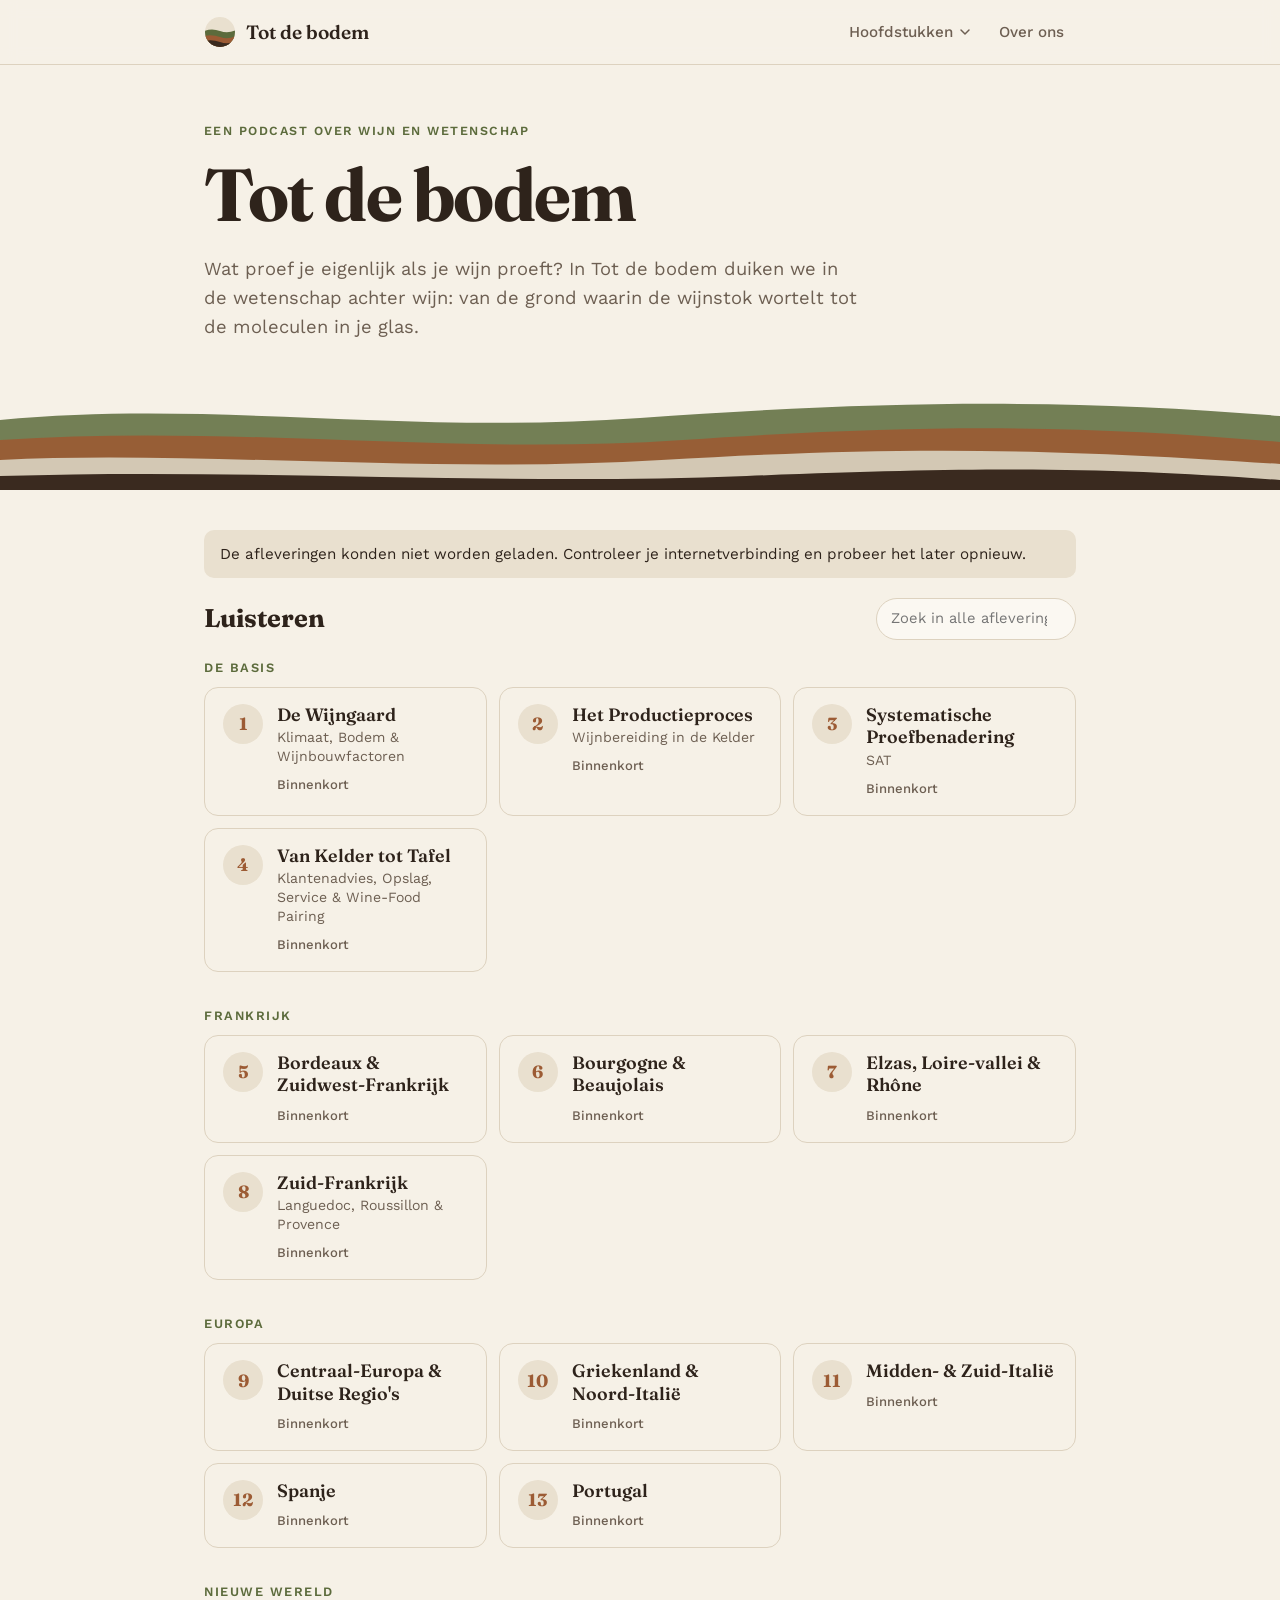
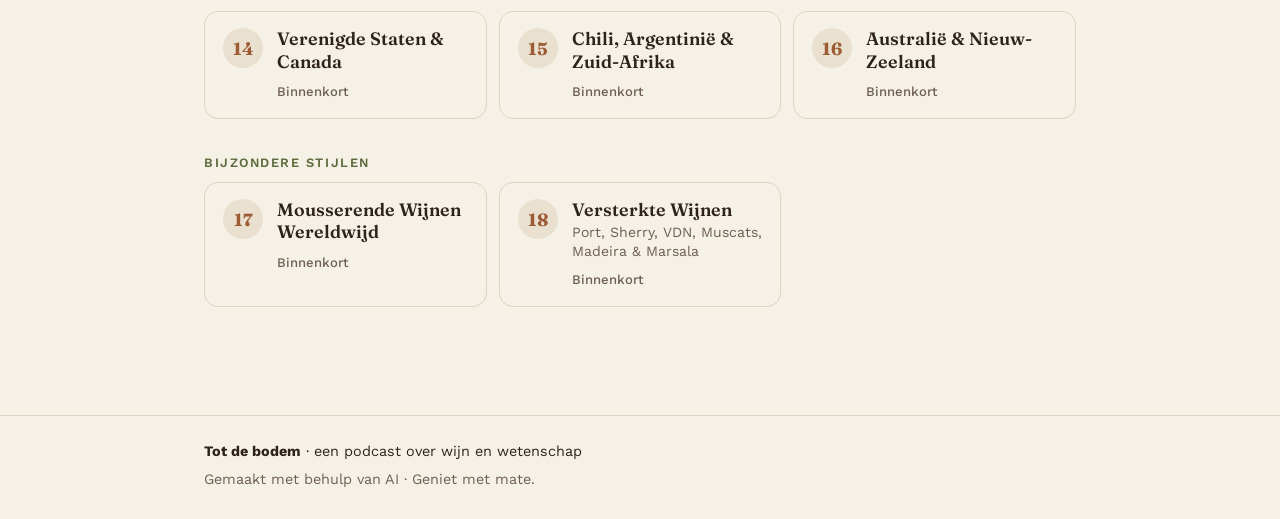
<file: index.html>
<!doctype html>
<html lang="nl">
<head>
  <meta charset="utf-8">
  <meta name="viewport" content="width=device-width, initial-scale=1">
  <title>Tot de bodem · podcast over wijn en wetenschap</title>
  <meta name="description" content="Tot de bodem: een podcast over wijn en wetenschap. Luister alle afleveringen, met shownotes en bronnen.">
  <meta property="og:title" content="Tot de bodem">
  <meta property="og:description" content="Een podcast over wijn en wetenschap.">
  <link rel="icon" href="favicon.svg" type="image/svg+xml">
  <link rel="preconnect" href="https://fonts.googleapis.com">
  <link rel="preconnect" href="https://fonts.gstatic.com" crossorigin>
  <link href="https://fonts.googleapis.com/css2?family=Fraunces:opsz,wght@9..144,400;9..144,600;9..144,700&family=Work+Sans:wght@400;500;600&display=swap" rel="stylesheet">
  <link rel="stylesheet" href="style.css">
</head>
<body>
  <a class="skip" id="skip" href="#main">Naar de inhoud</a>

  <header class="site-header">
    <div class="wrap header-inner">
      <a class="logo" href="#/" aria-label="Tot de bodem, home">
        <svg class="logo-mark" viewBox="0 0 32 32" aria-hidden="true">
          <circle cx="16" cy="16" r="15" fill="var(--zand)"/>
          <clipPath id="lc"><circle cx="16" cy="16" r="15"/></clipPath>
          <g clip-path="url(#lc)">
            <path d="M0 15 Q8 12 16 15 T32 14 V32 H0Z" fill="var(--mos)"/>
            <path d="M0 20 Q8 18 16 21 T32 20 V32 H0Z" fill="var(--klei)"/>
            <path d="M0 25 Q8 23 16 26 T32 25 V32 H0Z" fill="var(--aarde)"/>
          </g>
        </svg>
        <span>Tot de bodem</span>
      </a>
      <nav class="nav" aria-label="Hoofdmenu">
        <div class="menu" id="menu">
          <button type="button" class="menu-knop" id="menuKnop" aria-expanded="false" aria-controls="menuPaneel" data-nav="hoofdstuk">
            Hoofdstukken
            <svg viewBox="0 0 24 24" aria-hidden="true"><path d="M6 9l6 6 6-6" fill="none" stroke="currentColor" stroke-width="2.2" stroke-linecap="round" stroke-linejoin="round"/></svg>
          </button>
          <div class="menu-paneel" id="menuPaneel"></div>
        </div>
        <a href="#/over" data-nav="over">Over ons</a>
      </nav>
    </div>
  </header>

  <main id="main" tabindex="-1"></main>

  <footer class="site-footer">
    <div class="wrap">
      <p><strong>Tot de bodem</strong> · een podcast over wijn en wetenschap</p>
      <p class="muted" id="voettekst">Gemaakt met behulp van AI · Geniet met mate.</p>
    </div>
  </footer>

  <div class="player" id="player" role="region" aria-label="Audiospeler" hidden>
    <div class="wrap player-inner">
      <button class="p-toggle" id="pToggle" type="button" aria-label="Afspelen"></button>
      <div class="p-info">
        <div class="p-head">
          <a class="p-title" id="pTitle" href="#/"></a>
          <span class="p-serie" id="pSerie"></span>
        </div>
        <div class="p-seek">
          <span id="pCur">0:00</span>
          <input type="range" id="pSeek" min="0" max="1000" value="0" step="1" aria-label="Positie in aflevering">
          <span id="pDur">0:00</span>
        </div>
        <p class="p-error" id="pError" hidden></p>
      </div>
      <div class="p-extra">
        <button type="button" id="pBack" aria-label="15 seconden terug">−15</button>
        <button type="button" id="pFwd" aria-label="30 seconden vooruit">+30</button>
        <button type="button" id="pRate" class="p-rate" aria-label="Afspeelsnelheid">1×</button>
      </div>
    </div>
  </div>
  <audio id="audio" preload="none"></audio>

  <script src="app.js"></script>
</body>
</html>
</file>
<file: style.css>
/* Tot de bodem — aardse kleuren: mos, klei, aarde, zand */
:root {
  --papier: #f6f1e7;
  --zand: #e9e0cf;
  --steen: #d3c8b4;
  --mos: #5c6b3c;
  --klei: #9c5b34;
  --klei-donker: #7d4526;
  --aarde: #3a2a1f;
  --tekst: #2e231b;
  --muted: #6d5f52;
  --kaart: #fbf8f2;
  --rand: #ddd2bf;
  --accent: var(--klei);
  --accent-hover: var(--klei-donker);
  --op-accent: #fff8ef;
  --schaduw: 0 1px 2px rgb(58 42 31 / .06), 0 4px 16px rgb(58 42 31 / .06);
  --radius: 14px;
  --serif: "Fraunces", Georgia, serif;
  --sans: "Work Sans", system-ui, -apple-system, "Segoe UI", sans-serif;
}

@media (prefers-color-scheme: dark) {
  :root {
    --papier: #1d1712;
    --zand: #3a2f25;
    --steen: #4a3d31;
    --mos: #8a9a62;
    --klei: #d08a5c;
    --klei-donker: #e3a37a;
    --aarde: #120e0b;
    --tekst: #f1e8da;
    --muted: #b3a493;
    --kaart: #261e18;
    --rand: #3d3228;
    --op-accent: #1d1712;
    --schaduw: 0 1px 2px rgb(0 0 0 / .3), 0 4px 16px rgb(0 0 0 / .25);
  }
}

* { box-sizing: border-box; }
html { scroll-behavior: smooth; }
body {
  margin: 0;
  background: var(--papier);
  color: var(--tekst);
  font: 400 1rem/1.6 var(--sans);
  -webkit-font-smoothing: antialiased;
}
body.has-player { padding-bottom: 104px; }
img { max-width: 100%; display: block; }
a { color: var(--accent); }
a:hover { color: var(--accent-hover); }
h1, h2, h3 { font-family: var(--serif); line-height: 1.15; margin: 0 0 .5rem; color: var(--tekst); }
button { font: inherit; color: inherit; cursor: pointer; }
:focus-visible { outline: 3px solid var(--mos); outline-offset: 2px; border-radius: 6px; }
.muted { color: var(--muted); }
.sr-kop { position: absolute; width: 1px; height: 1px; overflow: hidden; clip: rect(0 0 0 0); white-space: nowrap; }

.wrap { max-width: 920px; margin: 0 auto; padding: 0 16px; }
@media (min-width: 640px) { .wrap { padding: 0 24px; } }

.skip { position: absolute; left: -999px; top: 8px; background: var(--kaart); padding: 8px 12px; z-index: 50; }
.skip:focus { left: 8px; }

/* Header */
.site-header {
  position: sticky; top: 0; z-index: 20;
  background: color-mix(in srgb, var(--papier) 88%, transparent);
  backdrop-filter: blur(8px);
  border-bottom: 1px solid var(--rand);
}
.header-inner { display: flex; align-items: center; justify-content: space-between; gap: 12px; height: 64px; }
.logo { display: flex; align-items: center; gap: 10px; text-decoration: none; color: var(--tekst); font: 600 1.2rem var(--serif); }
.logo:hover { color: var(--tekst); }
.logo-mark { width: 32px; height: 32px; flex: none; }
.nav { display: flex; gap: 4px; }
.nav a { text-decoration: none; color: var(--muted); padding: 8px 12px; border-radius: 999px; font-weight: 500; font-size: .95rem; }
.nav a:hover { color: var(--tekst); background: var(--zand); }
.nav a[aria-current="page"] { color: var(--tekst); background: var(--zand); }

main { outline: none; }

/* Hero met bodemlagen */
.hero { position: relative; padding: 56px 0 120px; overflow: hidden; }
.hero .kicker { text-transform: uppercase; letter-spacing: .12em; font-size: .78rem; font-weight: 600; color: var(--mos); margin: 0 0 12px; }
.hero h1 { font-size: clamp(2.6rem, 9vw, 4.6rem); font-weight: 700; letter-spacing: -.02em; margin-bottom: 16px; }
.hero p.lead { font-size: 1.15rem; max-width: 36em; color: var(--muted); margin: 0 0 28px; }
.strata { position: absolute; left: 0; right: 0; bottom: 0; width: 100%; height: 100px; display: block; }

.btn {
  display: inline-flex; align-items: center; gap: 10px;
  background: var(--accent); color: var(--op-accent);
  border: 0; border-radius: 999px; padding: 12px 22px 12px 16px;
  font-weight: 600; text-decoration: none;
  transition: background .15s;
}
.btn:hover { background: var(--accent-hover); color: var(--op-accent); }
.btn svg { width: 22px; height: 22px; }

/* Lijst-sectie */
.section { padding: 40px 0 24px; }
.toolbar { display: flex; flex-wrap: wrap; gap: 12px; align-items: center; justify-content: space-between; margin-bottom: 20px; }
.chips { display: flex; flex-wrap: wrap; gap: 8px; }
.chip {
  border: 1px solid var(--rand); background: var(--kaart);
  padding: 6px 14px; border-radius: 999px; font-size: .92rem; font-weight: 500; color: var(--muted);
}
.chip[aria-pressed="true"] { background: var(--mos); border-color: var(--mos); color: #fbf8f2; }
.tools { display: flex; gap: 8px; align-items: center; flex-wrap: wrap; }
.search {
  border: 1px solid var(--rand); background: var(--kaart); color: var(--tekst);
  padding: 8px 14px; border-radius: 999px; font: inherit; font-size: .92rem; width: 200px; max-width: 100%;
}
.linkbtn { background: none; border: 0; color: var(--muted); font-size: .9rem; padding: 6px 4px; text-decoration: underline; text-underline-offset: 3px; }
.linkbtn:hover { color: var(--tekst); }

.serie-intro { margin: 0 0 16px; }
.serie-intro h2 { font-size: 1.6rem; }
.serie-intro p { color: var(--muted); margin: 0; }

.eps { list-style: none; margin: 0; padding: 0; display: grid; gap: 12px; }
.ep {
  display: grid; grid-template-columns: auto 1fr; gap: 16px; align-items: start;
  background: var(--kaart); border: 1px solid var(--rand); border-radius: var(--radius);
  padding: 16px; box-shadow: var(--schaduw);
}
.ep.is-current { border-color: var(--accent); }
.ep-meta { font-size: .85rem; color: var(--muted); margin-bottom: 2px; }
.ep h3 { font-size: 1.2rem; margin-bottom: 6px; }
.ep h3 a { color: var(--tekst); text-decoration: none; }
.ep h3 a:hover { color: var(--accent); }
.ep p { margin: 0 0 8px; color: var(--muted); font-size: .95rem; }
.ep .more { font-size: .9rem; font-weight: 500; }

.playbtn {
  width: 48px; height: 48px; border-radius: 50%; border: 0;
  background: var(--accent); color: var(--op-accent);
  display: grid; place-items: center; flex: none;
  transition: background .15s, transform .1s;
}
.playbtn:hover { background: var(--accent-hover); }
.playbtn:active { transform: scale(.96); }
.playbtn svg { width: 22px; height: 22px; }
.playbtn.lg { width: 64px; height: 64px; }
.playbtn.lg svg { width: 28px; height: 28px; }

.empty { padding: 32px; text-align: center; color: var(--muted); border: 1px dashed var(--rand); border-radius: var(--radius); }

/* Aflevering-pagina */
.page { padding-top: 32px; padding-bottom: 48px; }
.back { display: inline-block; margin-bottom: 20px; font-size: .92rem; text-decoration: none; }
.ep-hero { display: flex; gap: 20px; align-items: center; margin-bottom: 24px; }
.ep-hero h1 { font-size: clamp(1.8rem, 6vw, 2.6rem); margin-bottom: 4px; }
.ep-hero .ep-meta { font-size: .92rem; }
.prose { font-size: 1.08rem; max-width: 40em; }
.notes { display: grid; gap: 16px; margin-top: 32px; }
.note {
  background: var(--kaart); border: 1px solid var(--rand); border-radius: var(--radius); padding: 18px 20px;
}
.note h2 { font-size: 1.15rem; display: flex; align-items: center; gap: 10px; }
.note h2::before { content: ""; width: 10px; height: 10px; border-radius: 3px; background: var(--mos); }
.note.bronnen h2::before { background: var(--klei); }
.note.links h2::before { background: var(--aarde); }
.note ul { margin: 0; padding-left: 20px; }
.note li { margin: 4px 0; }
.pager { display: flex; justify-content: space-between; gap: 12px; margin-top: 32px; flex-wrap: wrap; }
.pager a { text-decoration: none; font-size: .95rem; max-width: 48%; }
.pager a span { display: block; font-size: .8rem; color: var(--muted); }

/* Over ons */
.over-tekst { font-size: 1.1rem; max-width: 38em; }
.makers { display: grid; gap: 16px; grid-template-columns: repeat(auto-fit, minmax(240px, 1fr)); margin-top: 32px; }
.maker { background: var(--kaart); border: 1px solid var(--rand); border-radius: var(--radius); padding: 20px; }
.avatar {
  width: 72px; height: 72px; border-radius: 50%; margin-bottom: 14px; object-fit: cover;
  display: grid; place-items: center; font: 600 1.5rem var(--serif);
  background: var(--zand); color: var(--klei);
}
.maker h2 { font-size: 1.25rem; margin-bottom: 2px; }
.maker .rol { color: var(--mos); font-weight: 600; font-size: .88rem; margin: 0 0 10px; }
.maker p { margin: 0; }

/* Footer */
.site-footer { border-top: 1px solid var(--rand); margin-top: 48px; padding: 24px 0; font-size: .9rem; }
.site-footer p { margin: 0 0 4px; }

/* Vaste speler onderin */
.player {
  position: fixed; left: 0; right: 0; bottom: 0; z-index: 30;
  background: var(--aarde); color: #f1e8da;
  box-shadow: 0 -4px 20px rgb(0 0 0 / .15);
}
.player-inner { display: flex; align-items: center; gap: 14px; padding-top: 12px; padding-bottom: 12px; }
.p-toggle {
  width: 52px; height: 52px; border-radius: 50%; border: 0; flex: none;
  background: var(--klei); color: #fff8ef; display: grid; place-items: center;
}
@media (prefers-color-scheme: dark) { .player { background: #2c221b; } .p-toggle { color: #1d1712; } }
.p-toggle svg { width: 24px; height: 24px; }
.p-info { flex: 1; min-width: 0; }
.p-head { display: flex; gap: 8px; align-items: baseline; min-width: 0; }
.p-title { color: #fbf8f2; text-decoration: none; font-weight: 600; white-space: nowrap; overflow: hidden; text-overflow: ellipsis; }
.p-title:hover { color: #fff; text-decoration: underline; }
.p-serie { color: #bfae99; font-size: .82rem; white-space: nowrap; }
.p-seek { display: flex; align-items: center; gap: 10px; font-size: .78rem; color: #bfae99; font-variant-numeric: tabular-nums; }
.p-seek input { flex: 1; min-width: 0; accent-color: #d08a5c; height: 24px; }
.p-error { margin: 2px 0 0; font-size: .82rem; color: #f0b28e; }
.p-extra { display: flex; gap: 6px; flex: none; }
.p-extra button {
  background: rgb(255 255 255 / .08); border: 1px solid rgb(255 255 255 / .14); color: #f1e8da;
  border-radius: 999px; min-width: 44px; height: 36px; padding: 0 10px; font-size: .85rem; font-weight: 600;
  font-variant-numeric: tabular-nums;
}
.p-extra button:hover { background: rgb(255 255 255 / .16); }
.logo span, .nav a { white-space: nowrap; }
@media (max-width: 560px) {
  .logo { font-size: 1.05rem; gap: 8px; }
  .logo-mark { width: 28px; height: 28px; }
  .nav a { padding: 6px 9px; font-size: .88rem; }
  .player-inner { gap: 10px; }
  .p-serie { display: none; }
  .p-rate { display: none; }
  .p-extra button { min-width: 40px; padding: 0 6px; }
  .search { width: 100%; }
  .tools { width: 100%; justify-content: space-between; }
}

/* ---------- Hoofdstukmenu ---------- */
.nav { align-items: center; }
.menu { position: relative; }
.menu-knop {
  display: inline-flex; align-items: center; gap: 4px;
  background: none; border: 0; color: var(--muted);
  padding: 8px 10px 8px 12px; border-radius: 999px; font-weight: 500; font-size: .95rem; white-space: nowrap;
}
.menu-knop svg { width: 16px; height: 16px; transition: transform .2s; }
.menu-knop:hover, .menu.open .menu-knop, .menu-knop[aria-current="page"] { color: var(--tekst); background: var(--zand); }
.menu.open .menu-knop svg { transform: rotate(180deg); }

.menu-paneel {
  display: none;
  position: absolute; right: 0; top: calc(100% + 10px); z-index: 40;
  background: var(--kaart); border: 1px solid var(--rand); border-radius: var(--radius);
  box-shadow: 0 12px 40px rgb(58 42 31 / .18);
  padding: 10px;
}
.menu.open .menu-paneel { display: block; }
/* onzichtbare brug zodat het menu niet sluit tussen knop en paneel */
.menu-paneel::before { content: ""; position: absolute; left: 0; right: 0; top: -12px; height: 12px; }

.mp-groep {
  display: flex; width: 100%; align-items: center; gap: 16px;
  background: none; border: 0; text-align: left;
  padding: 10px 12px; border-radius: 10px; font-weight: 600; color: var(--tekst);
}
.mp-bereik { margin-left: auto; color: var(--muted); font-weight: 500; font-size: .85rem; font-variant-numeric: tabular-nums; }
.mp-g.open > .mp-groep { background: var(--zand); }
.mp-sub { list-style: none; margin: 0; padding: 0; display: none; }
.mp-g.open > .mp-sub { display: block; }
.mp-sub a {
  display: flex; gap: 12px; align-items: baseline;
  padding: 9px 12px; border-radius: 10px; text-decoration: none; color: var(--tekst); line-height: 1.3;
  white-space: normal; font-size: .95rem;
}
.mp-sub a:hover, .mp-sub a:focus-visible { background: var(--papier); color: var(--accent); }
.mp-n { font: 700 1rem var(--serif); color: var(--klei); min-width: 1.4em; text-align: right; font-variant-numeric: tabular-nums; }

/* Met muis, op een breed scherm: groepen links, hoofdstukken klappen rechts uit */
@media (hover: hover) and (min-width: 820px) {
  .menu-paneel { width: 640px; min-height: 270px; }
  .mp-g { width: 250px; }
  .mp-groep { white-space: nowrap; }
  .mp-groep::after { content: "›"; color: var(--muted); font-size: 1.2rem; line-height: 1; margin-left: -6px; }
  .mp-g.open > .mp-sub {
    position: absolute; left: 270px; right: 10px; top: 10px; bottom: 10px;
    border-left: 1px solid var(--rand); padding-left: 10px; overflow-y: auto;
  }
}

/* Op telefoon/tablet: paneel over de volle breedte, groepen klappen open door te tikken */
@media not all and (hover: hover), (max-width: 819px) {
  .menu { position: static; }
  .menu-paneel {
    left: 12px; right: 12px; top: calc(100% + 6px);
    max-height: calc(100vh - 90px); overflow-y: auto;
  }
  .mp-g + .mp-g { border-top: 1px solid var(--rand); }
  .mp-groep::after { content: "+"; color: var(--muted); font-size: 1.2rem; margin-left: -8px; }
  .mp-g.open > .mp-groep::after { content: "−"; }
  .mp-sub { padding: 2px 0 8px 8px; }
}
.site-header .header-inner { position: relative; }

@media (max-width: 400px) {
  .logo span { display: none; }
}

/* ---------- Startpagina: hoofdstukoverzicht ---------- */
.sectiekop { font-size: 1.6rem; margin: 0; }
.groep { margin-bottom: 36px; }
.groepkop {
  font: 600 .8rem var(--sans); text-transform: uppercase; letter-spacing: .12em;
  color: var(--mos); margin: 0 0 12px;
}
.hcards { display: grid; gap: 12px; grid-template-columns: repeat(auto-fill, minmax(230px, 1fr)); }
.hcard {
  display: grid; grid-template-columns: auto 1fr; column-gap: 14px; align-content: start;
  background: var(--kaart); border: 1px solid var(--rand); border-radius: var(--radius);
  padding: 16px 18px; text-decoration: none; color: var(--tekst); box-shadow: var(--schaduw);
  transition: border-color .15s, transform .15s;
}
.hcard:hover { border-color: var(--accent); color: var(--tekst); transform: translateY(-2px); }
.hcard .hnum { grid-row: span 3; }
.htitel { font: 600 1.12rem/1.25 var(--serif); }
.hsub { color: var(--muted); font-size: .88rem; line-height: 1.35; margin-top: 2px; }
.hmeta { color: var(--mos); font-size: .82rem; font-weight: 600; margin-top: 8px; }
.hcard.leeg { box-shadow: none; background: transparent; }
.hcard.leeg .hmeta { color: var(--muted); font-weight: 500; }
.hnum {
  display: inline-grid; place-items: center; width: 40px; height: 40px; border-radius: 50%;
  background: var(--zand); color: var(--klei); font: 700 1.1rem var(--serif); font-variant-numeric: tabular-nums;
}
.hnum.groot { width: 56px; height: 56px; font-size: 1.6rem; margin-right: 14px; vertical-align: middle; }

/* ---------- Hoofdstukpagina ---------- */
.h-kop { margin-bottom: 28px; }
.h-kop .kicker { text-transform: uppercase; letter-spacing: .12em; font-size: .78rem; font-weight: 600; color: var(--mos); margin: 0 0 10px; }
.h-kop h1 { font-size: clamp(1.9rem, 6vw, 2.8rem); display: flex; align-items: center; }
.h-sub { font: 400 1.15rem var(--serif); color: var(--muted); margin: 0 0 14px; }
.h-kop .prose { color: var(--tekst); }
.pager a.rechts { text-align: right; margin-left: auto; }

.paginatitel { font-size: clamp(2rem, 6vw, 2.8rem); }
.contact { margin-top: 32px; }
.laden { color: var(--muted); padding: 48px 0; }
.melding {
  background: var(--zand); border-radius: 10px; padding: 12px 16px; margin: 0 0 20px; font-size: .95rem;
}
.melding.zacht { color: var(--muted); }
</file>
